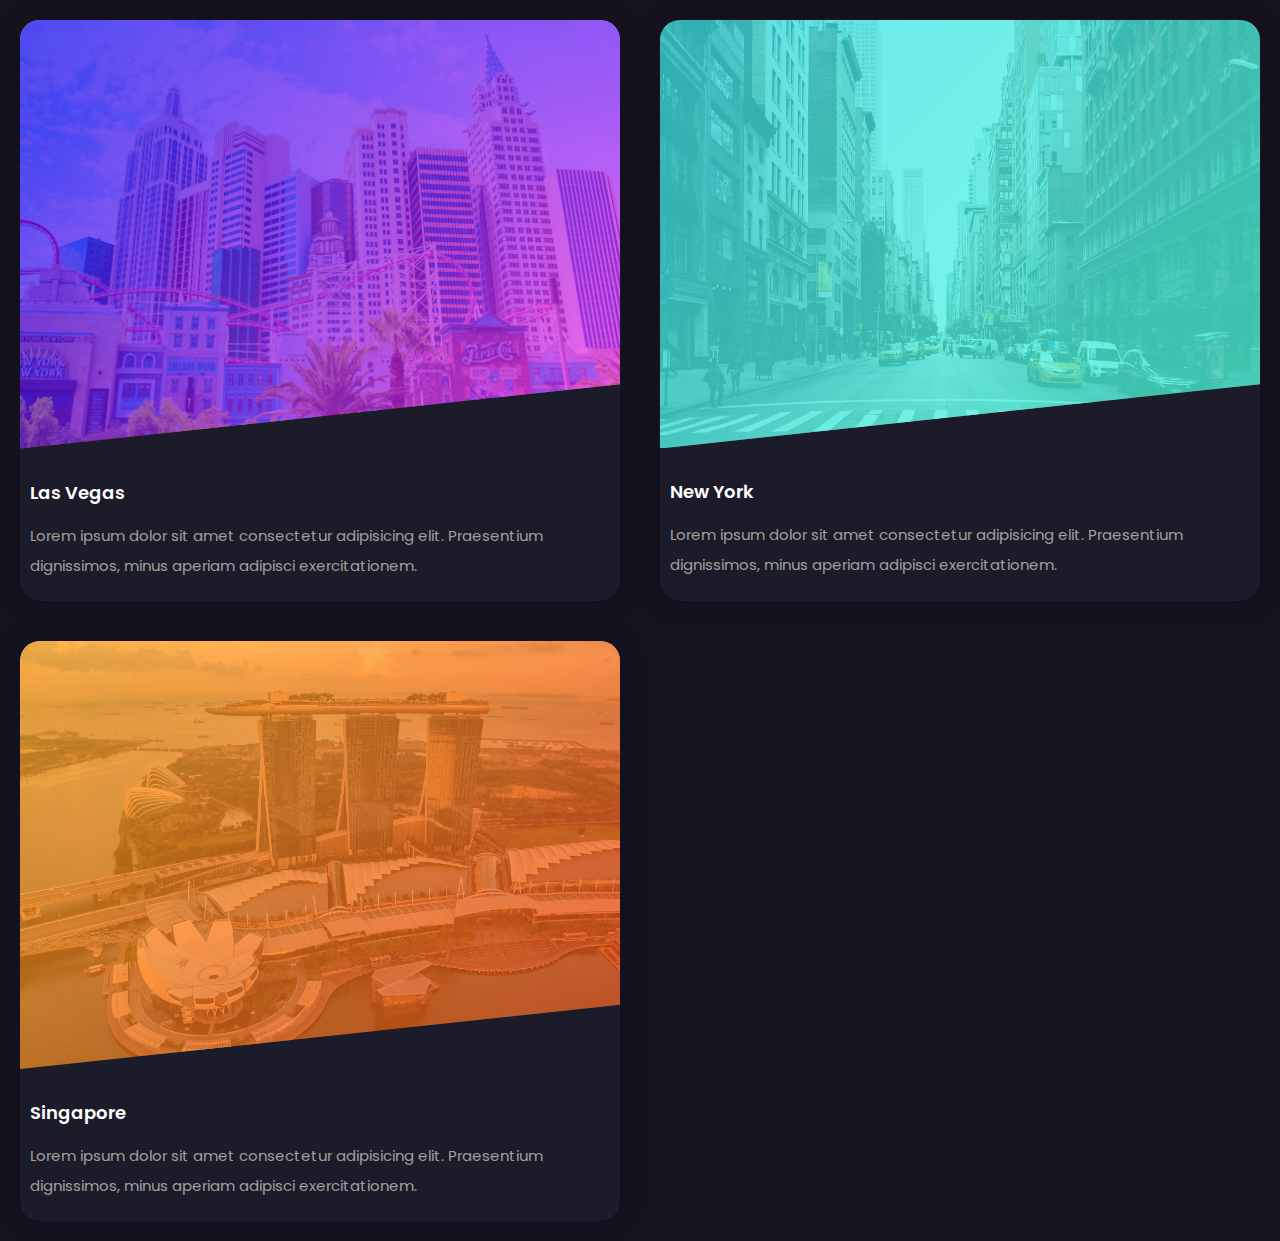
<file: Grid Cards/index.html>
<!DOCTYPE html>
<html>
<head>
    <title>Responsive Grid Cards</title>
    <!--Google Font-->
    <link href="https://fonts.googleapis.com/css2?family=Poppins:wght@400;600&display=swap" rel="stylesheet">
    <!--Stylesheet-->
    <link rel="stylesheet" href="style.css">
</head>
<body>
    <div class="cards">
        <div class="card card1">
            <div class="container">
                <img src="las vegas.jpg" alt="las vegas">
            </div>
            <div class="details">
                <h3>Las Vegas</h3>
                <p>Lorem ipsum dolor sit amet consectetur adipisicing elit. Praesentium dignissimos, minus aperiam adipisci exercitationem.</p>
            </div>
        </div>
        <div class="card card2">
            <div class="container">
                <img src="newyork.jpg" alt="New York">
            </div>
            <div class="details">
                <h3>New York</h3>
                <p>Lorem ipsum dolor sit amet consectetur adipisicing elit. Praesentium dignissimos, minus aperiam adipisci exercitationem.</p>
            </div>
        </div>
        <div class="card card3">
            <div class="container">
                <img src="singapore.jpg" alt="Singapore">
            </div>
            <div class="details">
                <h3>Singapore</h3>
                <p>Lorem ipsum dolor sit amet consectetur adipisicing elit. Praesentium dignissimos, minus aperiam adipisci exercitationem.</p>
            </div>
        </div>
    </div>
</body>
</html>
</file>
<file: Grid Cards/style.css>
*{
    padding: 0;
    margin: 0;
    box-sizing: border-box;
}
body{
    background-color: #151320;
    height: 100vh;
    display: grid;
    place-items: center center;
    font-family: 'Poppins',sans-serif;
}
.cards{
    display: grid;
    grid-template-columns: repeat(auto-fit,minmax(400px,1fr));
    padding: 20px;
    grid-gap: 40px;
}
.card{
    background-color: #1c1b29;
    border-radius: 20px;
    box-shadow: 0 0 30px rgba(0,0,0,0.18);
}
.container{
    position: relative;
    clip-path: polygon(0 0,100% 0, 100% 85%, 0 100%);
}
img{
    width: 100%;
    display: block;
    border-radius: 20px 20px 0 0;
}
.container:after{
    content: "";
    height: 100%;
    width: 100%;
    position: absolute;
    top: 0;
    left: 0;
    border-radius: 20px 20px 0 0;
    opacity: 0.7;
}
.card1>.container:after{
    background-image: linear-gradient(
        135deg,
        #0100ec,
        #fb36f4
    );
}
.card2>.container:after{
    background-image: linear-gradient(
        135deg,
        #2bdce3,
        #42ffdb
    );
}
.card3>.container:after{
    background-image: linear-gradient(
        135deg,
        #ffab1d,
        #f8501c
    );
}
.details{
    padding: 20px 10px;
}
.details>h3{
    color: #ffffff;
    font-weight: 600;
    font-size: 18px;
    margin: 10px 0 15px 0;
}
.details>p{
    color: #a0a0a0;
    font-size: 15px;
    line-height: 30px;
    font-weight: 400;
}
</file>
